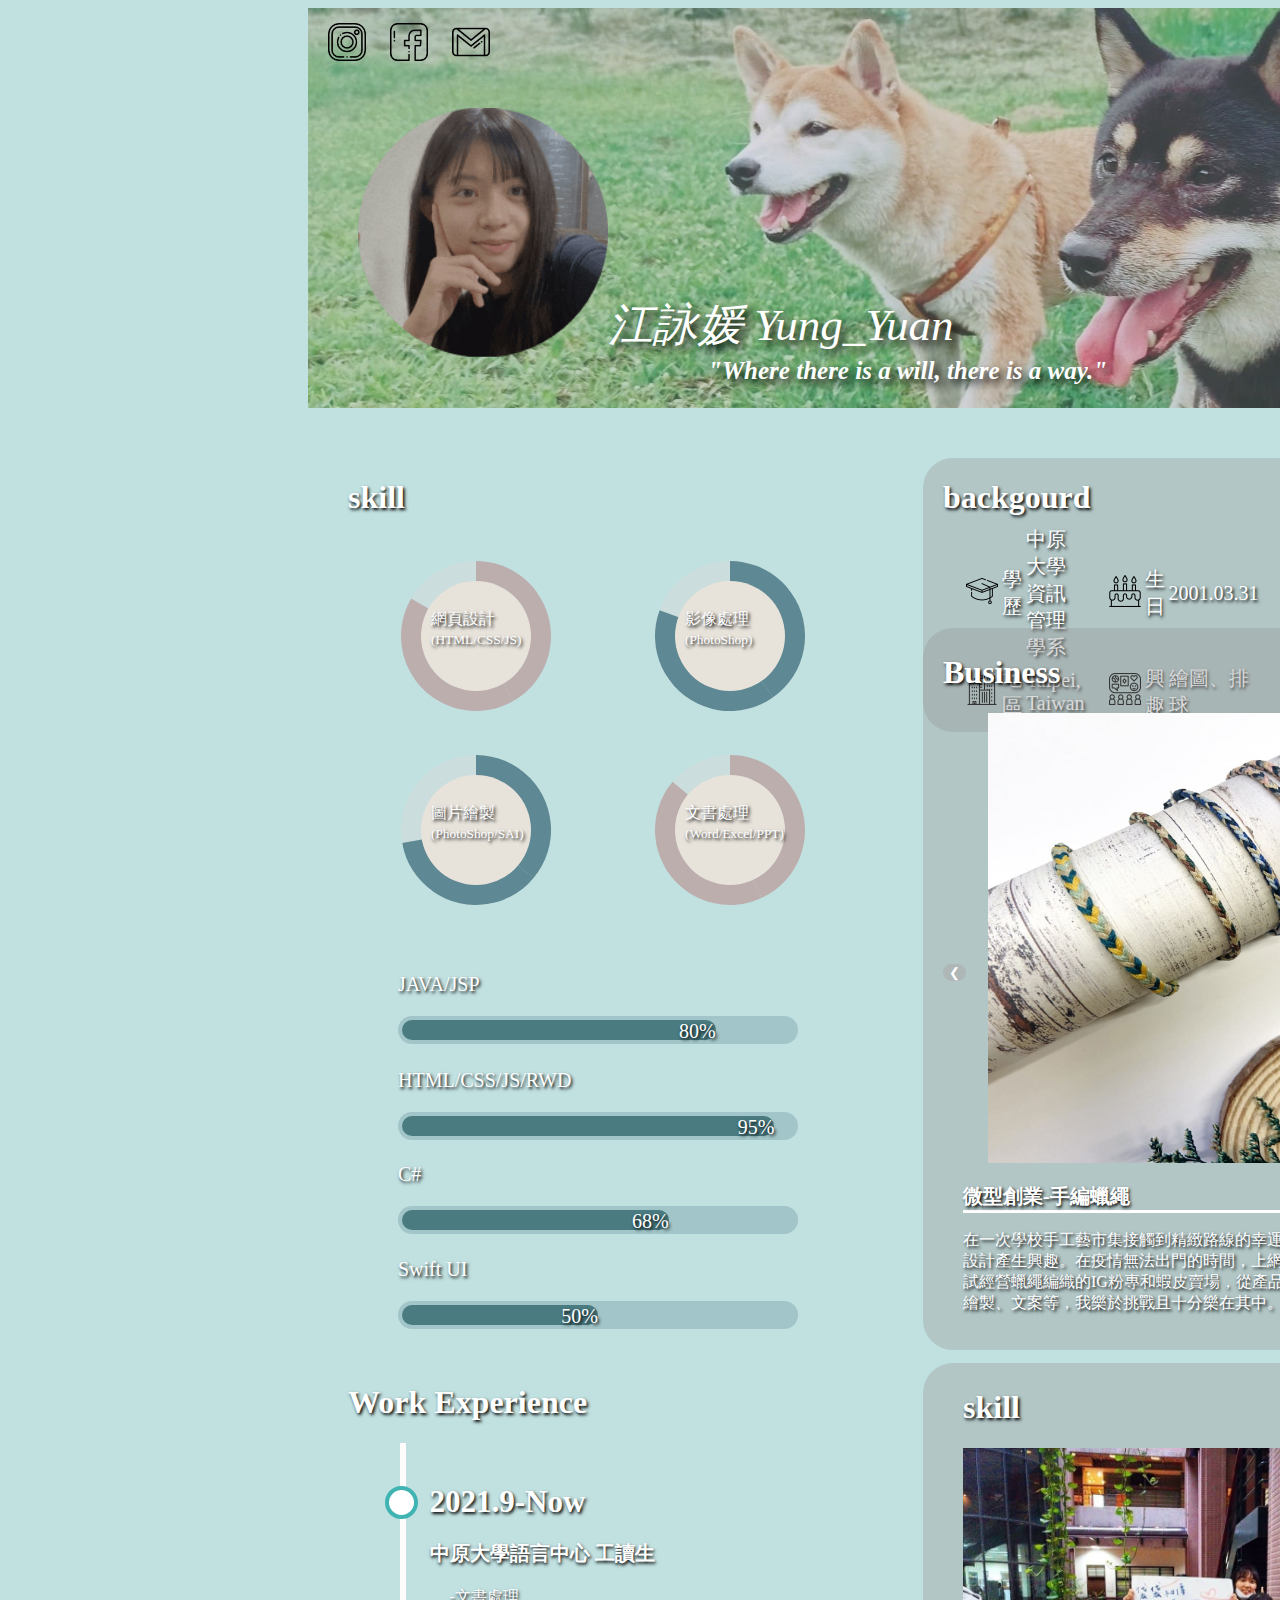
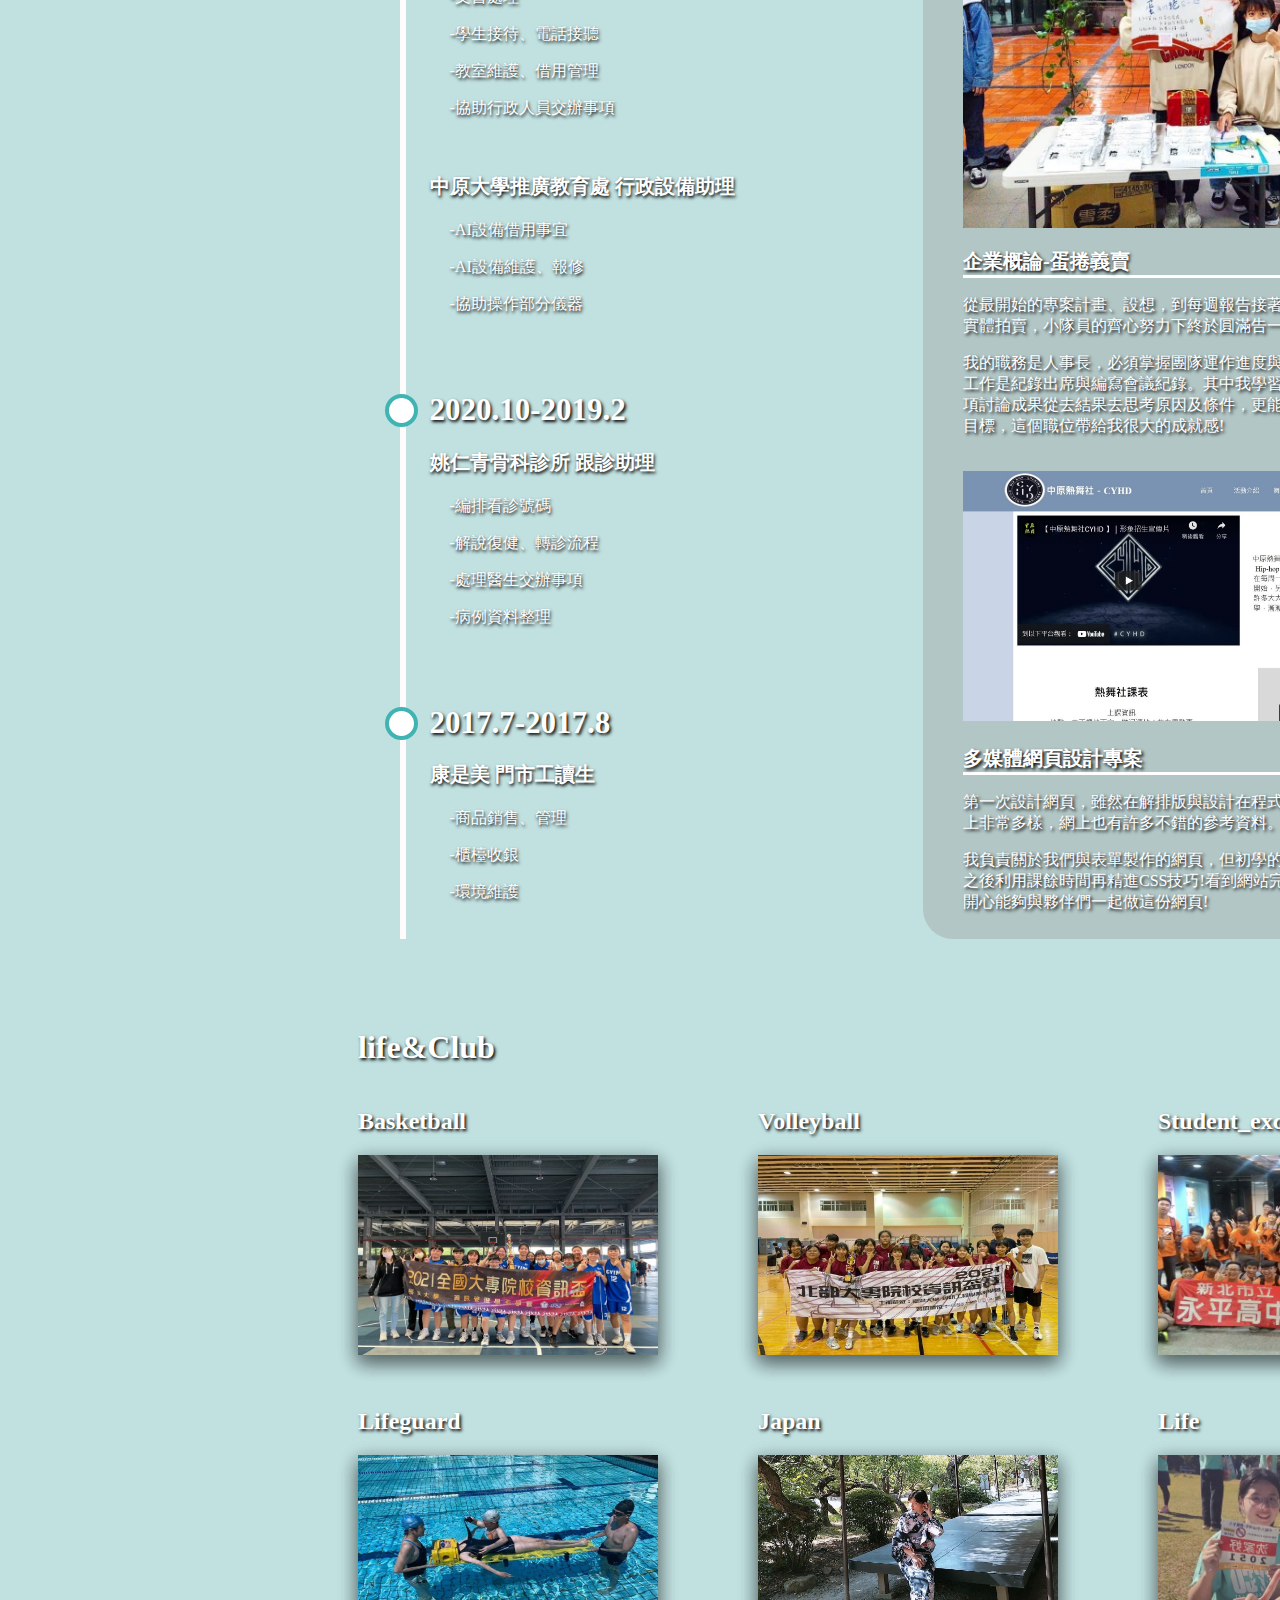
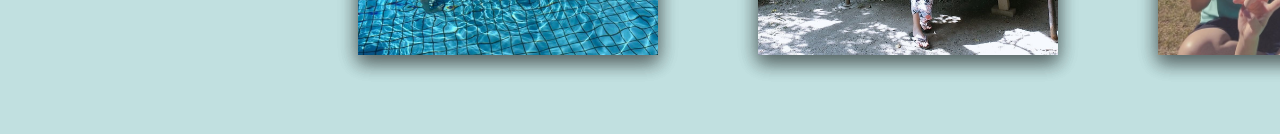
<file: index.html>
<!DOCTYPE html>
<html lang="en">
<head>
    <meta charset="UTF-8">
    <meta http-equiv="X-UA-Compatible" content="IE=edge">
    <meta name="viewport" content="width=device-width, initial-scale=1.0">
    <title>jennifer</title>
    <style>
    @import url("./css/yuan.css");
    </style>
</head>
<body>
    
        
        <div class="moov">
        <div class="div1">
            <a href="https://www.instagram.com/yung_yuan0331/"><img src="./image/ig.png"></a> 
            <a href="https://www.facebook.com/profile.php?id=100004909891612"><img src="./image/fb.png"></a> 
            <a href="mailto:jenniferich168@gmail.com"><img src="./image/email.png"></a>
        </div>
            
    
        <div class="div2">
            <img src="./image/dog1.jpg" class="w3-opacity-min">
        </div>
    
           
     
        <div class="div3">
            <img src="./image/my3.png">
        </div>
    
        <p id="chName">江詠媛 Yung_Yuan</p>
    
    
        <div class="div4">
            <a class="under" href="#BackGround">"Where there is a will, there is a way."</a>
           </div>
    
    
        <div class="div6">
            <p>
                <h1>backgourd</h1>
            </p>
            <div class="div10">
                <table>
                    <tr>
                        <td><img src="./image/cap.png"></td>
                        <td>學歷</td>
                        <td>中原大學 資訊管理學系</td>
    
                        <td><img src="./image/birthday-cake.png"></td>
                        <td>生日</td>
                        <td>2001.03.31</td>
                    </tr>
                    <tr>
                        <td><img src="./image/skyline.png"></td>
                        <td>地區</td>
                        <td>Taipei, Taiwan</td>
    
                        <td><img src="./image/social.png"></td>
                        <td>興趣</td>
                        <td>繪圖、排球</td>
                    </tr>
                </table>
            </div>
        </div>
    
        <div class="div7">
    
            <h1>Business</h1>
            <a href=" https://www.instagram.com/forever_circles/">
           
              <img class="my" src="./image/cir1.jpg" >
              <img class="my" src="./image/cir3.jpg" >
              <img class="my" src="./image/cir6.jpg" >
              <img class="my" src="./image/cir4.jpg">
              <img class="my" src="./image/cir5.jpg">
              <img class="my" src="./image/cir2.jpg" >
              <img class="my" src="./image/ee2.jpg"></a>
              
              <div class="div8">
                <button  onclick="plusDivs(-1)">&#10094;</button></div>
             <div class="div9">
                <button  onclick="plusDivs(1)">&#10095;</button></div>
                
                <div class="div13"><div class="underline"><p class="company">微型創業-手編蠟繩</p></div>
                <p>在一次學校手工藝市集接觸到精緻路線的幸運蠟繩手環，從此對編製及設計產生興趣。在疫情無法出門的時間，上網自學了許多的編法，更嘗試經營蠟繩編織的IG粉專和蝦皮賣場，從產品設計、拍攝及調色、Logo繪製、文案等，我樂於挑戰且十分樂在其中。</p></div>
            
        </div>
            
            <script>
            var slideIndex = 1;
            showDivs(slideIndex);
            
            function plusDivs(n) {
              showDivs(slideIndex += n);
            }
            
            function showDivs(n) {
              var i;
              var x = document.getElementsByClassName("my");
              if (n > x.length) {slideIndex = 1}
              if (n < 1) {slideIndex = x.length}
              for (i = 0; i < x.length; i++) {
                x[i].style.display = "none";  
              }
              x[slideIndex-1].style.display = "block";  
            }
            </script>
    
    <div class="div11">
        
           <div class="w3-content w3-section" style="max-width:500px">
            <h1>skill</h1>
    
            <a href="https://www.instagram.com/hst.dg/"><img class="mySlides w3-animate-fading" src="./image/rrr.jpg" style="width:100%">
            <img class="mySlides w3-animate-fading" src="./image/rrr1.jpg" style="width:100%">
            <img class="mySlides w3-animate-fading" src="./image/rrr2.jpg" style="width:100%">
            <img class="mySlides w3-animate-fading" src="./image/rrr3.jpg" style="width:100%"></a>
          </div>
          <div class="underline"><p class="company">企業概論-蛋捲義賣</p></div>
          <p>從最開始的專案計畫、設想，到每週報告接著與廠商溝通最後到網路和實體拍賣，小隊員的齊心努力下終於圓滿告一段落。</p><p>我的職務是人事長，必須掌握團隊運作進度與統整事情的能力，主要的工作是紀錄出席與編寫會議紀錄。其中我學習到很多邏輯思考，任何一項討論成果從去結果去思考原因及條件，更能從大方向看見問題並釐清目標，這個職位帶給我很大的成就感!</p><br>
          
          <div class="div14">
          
            <a href="https://10944131.github.io/CYHD/home.html">  <img src="./image/ppp.jpg" ></a></div>
          <div class="underline"><p class="company">多媒體網頁設計專案</p></div>
          <p>第一次設計網頁，雖然在解排版與設計在程式碼上遇到挫折，但是寫法上非常多樣，網上也有許多不錯的參考資料。</p><p>我負責關於我們與表單製作的網頁，但初學的美編實在是很樸素，希望之後利用課餘時間再精進CSS技巧!看到網站完成後內心成就感滿滿，很開心能夠與夥伴們一起做這份網頁!</p>
        </div>
          
          <script>
          var myIndex = 0;
          carousel();
          
          function carousel() {
            var i;
            var x = document.getElementsByClassName("mySlides");
            for (i = 0; i < x.length; i++) {
              x[i].style.display = "none";  
            }
            myIndex++;
            if (myIndex > x.length) {myIndex = 1}    
            x[myIndex-1].style.display = "block";  
            setTimeout(carousel, 9000);    
          }
          </script>
    
        
    <div class="div12">
        <h1>skill</h1>
        <table>
            <tr>
                <td>
                    <div class="circle">
                            <div class="mask full ">
                                <div class="fill"></div>
                            </div>
    
                            <div class="mask half">
                                <div class="fill"></div>
                            </div>
    
                            <div class="inside-circle">
                                <div class="word">
                                    網頁設計<br>
                                    <small>(HTML/CSS/JS)</small>             
                            </div>
                        </div>
                    </div>
                </td>
    
                <td>
                        <div class="circle">
                            <div class="mask full2">
                                <div class="fill2"></div>
                            </div>
    
                            <div class="mask half2">
                                <div class="fill2"></div>
                            </div>
    
                            <div class="inside-circle">
                                <div class="word">
                                    影像處理
                                    <small>(PhotoShop)</small>
                                </div>
                            </div>
                        
                    </div>
                </td>
            </tr>
            <td>
    
                <div class="circle">
                  
                        <div class="mask full3">
                            <div class="fill3"></div>
                        </div>
    
                        <div class="mask half3">
                            <div class="fill3"></div>
                        </div>
    
                        <div class="inside-circle">
                            <div class="word">
                                圖片繪製
                                    <small>(PhotoShop/SAI)</small>
                            </div>
                        </div>
                    </div>
                
            </td>
            <td>
                <div class="circle">
                    
                        <div class="mask full4">
                            <div class="fill4"></div>
                        </div>
    
                        <div class="mask half4">
                            <div class="fill4"></div>
                        </div>
    
                        <div class="inside-circle">
                            <div class="word">
                                文書處理
                                <small>(Word/Excel/PPT) </small>
                            </div>
                        </div>
                    </div>
                
            </td>
    
        </table>
        </div>
        <div class="work">
            <h1>Work Experience</h1>
            
                <div class="timeline">
        
                  <div class="contain ">
                     <h1 class="year">2021.9-Now</h1>
                      <p class="company">中原大學語言中心 工讀生</p>
                      <p class="job">-文書處理</p>
                      <p class="job">-學生接待、電話接聽</p>
                      <p class="job">-教室維護、借用管理</p>
                      <p class="job">-協助行政人員交辦事項</p><br>
                      <p class="company">中原大學推廣教育處 行政設備助理</p>
                      <p class="job">-AI設備借用事宜</p>
                      <p class="job">-AI設備維護、報修</p>
                      <p class="job">-協助操作部分儀器</p>
                      </div>
                    
                  
                      <div class="contain ">
                        <h1 class="year">2020.10-2019.2</h1>
                         <p class="company">姚仁青骨科診所 跟診助理</p>
        
                         <p class="job">-編排看診號碼</p>
                         <p class="job">-解說復健、轉診流程</p>
                         <p class="job">-處理醫生交辦事項</p>
                         <p class="job">-病例資料整理</p>
                         </div>
                
                         <div class="contain ">
                            <h1 class="year">2017.7-2017.8</h1>
                             <p class="company">康是美 門市工讀生</p>
                             <p class="job">-商品銷售、管理</p>
                             <p class="job">-櫃檯收銀</p>
                             <p class="job">-環境維護</p>
    
                             </div>
                    
                    </div>
                  </div>  
    <div class="div15">
                  
                  <div class="skillbox">
                      <div class="java">
                          <p>JAVA/JSP</p>
                          <div class="progress">
                              <div class="progressbar j">80%</div>
                          </div>
                      </div>
                      <div class="html">
                          <p>HTML/CSS/JS/RWD</p>
                          <div class="progress">
                              <div class="progressbar h">95%</div>
                          </div>
                      </div>
                      <div class="c">
                          <p>C#</p>
                          <div class="progress">
                              <div class="progressbar cc">68%</div>
                          </div>
                      </div>
                      <div class="swiftui">
                          <p>Swift UI</p>
                          <div class="progress">
                              <div class="progressbar sw">50%</div>
                          </div>
                      </div>
                      
                  </div>
                </div>
        </div>
        <div class="ttt">
            <p><h1>life&Club</h1></p>
            <div class="w1">
            <h2>Basketball</h2>
                   
             <div class="hover" onclick="myFunction('Demo1')" >
                    <img src="./image/bbb2.jpg"  width="300px" height="200px">
                    <img src="./image/bbb1.jpg" width="300px" height="200px" >
                </div>
           
        </div>
        
        <div class="w2">
        <h2>Volleyball</h2>     
             <div class="hover" onclick="myFunction('Demo1')" >
                    <img src="./image/vvv2.jpg"  width="300px" height="200px">
                    <img src="./image/vvv1.jpg" width="300px" height="200px" >
                </div>
        </div>
    
        <div class="w3">
            <h2> Student_exchange</h2>     
                 <div class="hover" onclick="myFunction('Demo1')" >
                        <img src="./image/qqq2.jpg"  width="300px" height="200px">
                        <img src="./image/qqq1.jpg" width="300px" height="200px" >
                    </div>
            </div>
    
            <div class="w4">
                <h2>
                    Lifeguard</h2>     
                     <div class="hover" onclick="myFunction('Demo1')" >
                            <img src="./image/zz1.jpg"  width="300px" height="200px">
                            <img src="./image/zz2.jpg" width="300px" height="200px" >
                        </div>
                </div>
    
                <div class="w5">
                    <h2>Japan</h2>     
                         <div class="hover" onclick="myFunction('Demo1')" >
                                <img src="./image/jj2.jpg"  width="300px" height="200px">
                                <img src="./image/jj1.jpg" width="300px" height="200px" >
                            </div>
                    </div>
    
                    <div class="w6">
                        <h2>Life</h2>     
                             <div class="hover" onclick="myFunction('Demo1')" >
                                    <img src="./image/lll2.jpg"  width="300px" height="200px">
                                    <img src="./image/lll1.jpg" width="300px" height="200px" >
                                </div>
    
                        </div>
                    </div>
                    <div class="div20">
                        <p></p>
                    </div>
    
    </body>

</html>
</file>
